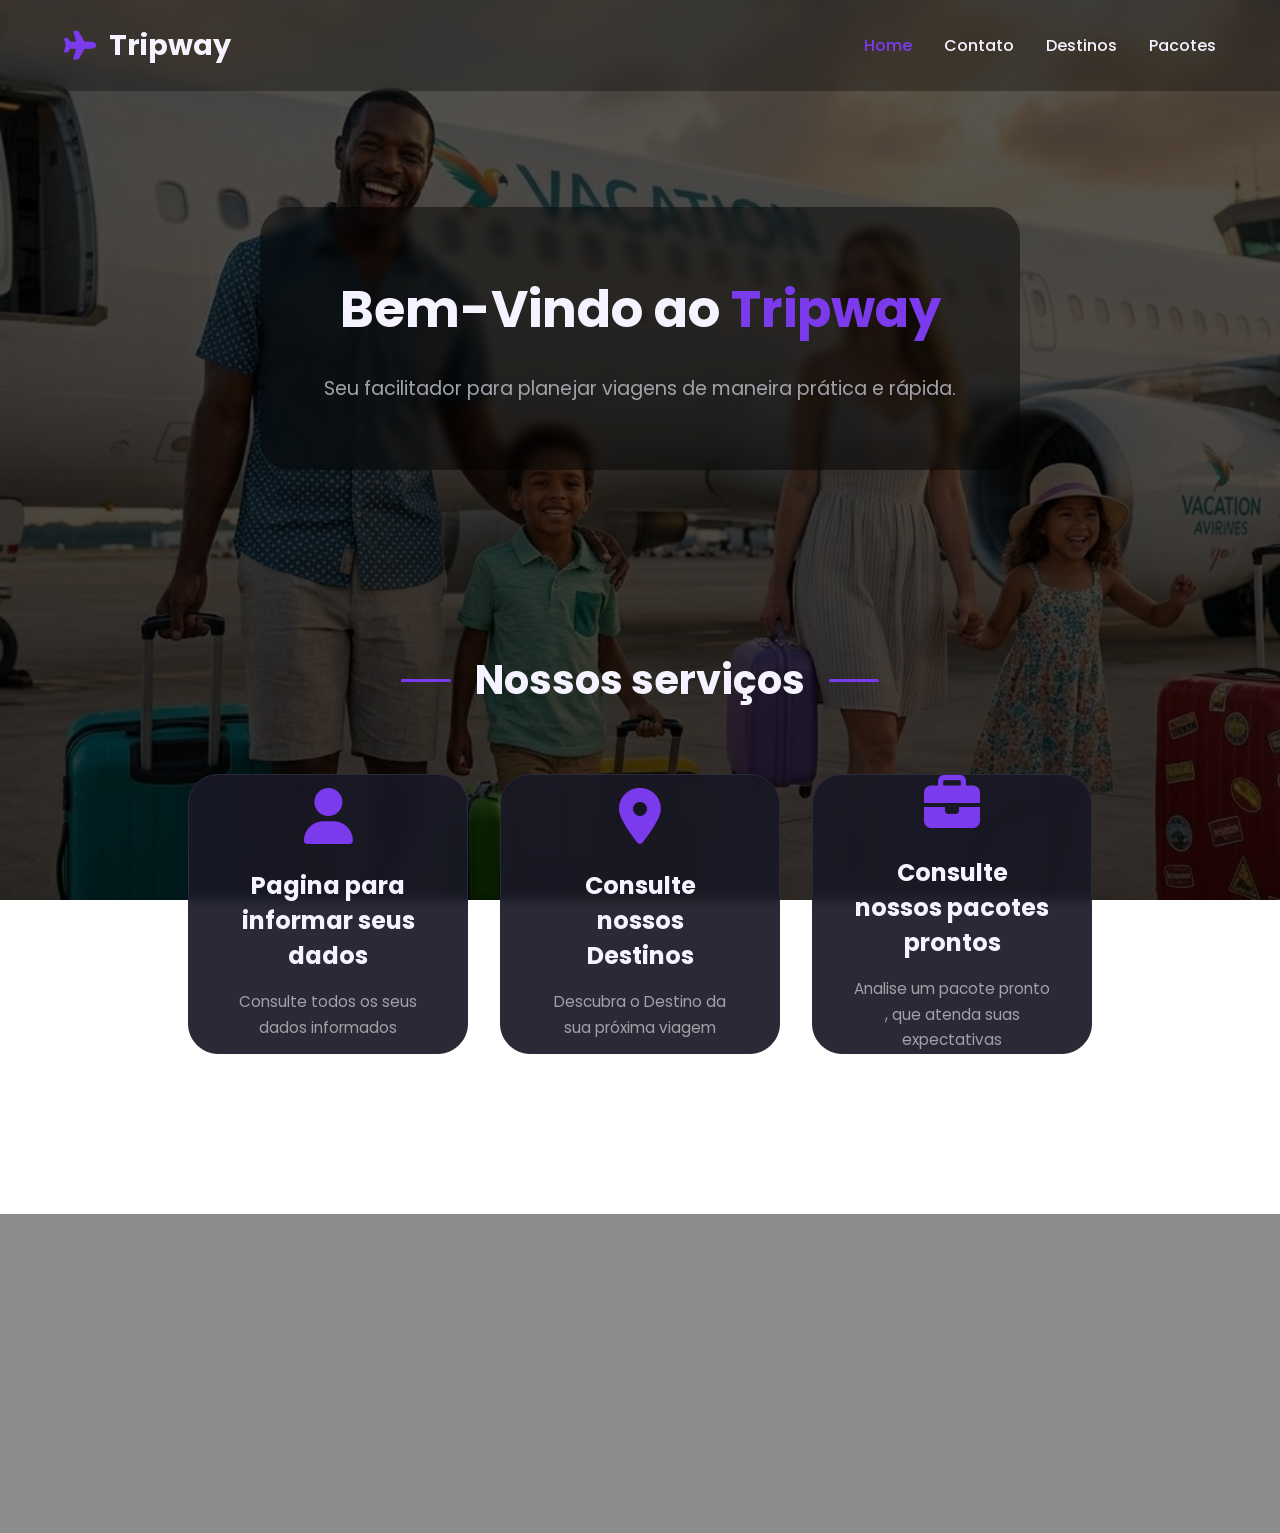
<file: index.html>
<!DOCTYPE html>
<html lang="PT-br">
<head>
    <meta charset="UTF-8">
    <meta name="viewport" content="width=device-width, initial-scale=1.0">
    <link rel="preconnect" href="https://fonts.googleapis.com">
    <link rel="preconnect" href="https://fonts.gstatic.com" crossorigin>
    <link href="https://fonts.googleapis.com/css2?family=Arimo:ital,wght@0,400..700;1,400..700&family=Poppins:ital,wght@0,100;0,200;0,300;0,400;0,500;0,600;0,700;0,800;0,900;1,100;1,200;1,300;1,400;1,500;1,600;1,700;1,800;1,900&display=swap" rel="stylesheet">
    <link rel="stylesheet" href="https://cdnjs.cloudflare.com/ajax/libs/font-awesome/6.5.1/css/all.min.css">
    <link rel="stylesheet" href="css/style.css">
    <title>Tripway</title>

</head>
<body style="font-style: Arimo ">
    <section>
        <nav>
            <a class="logo" href="index.html">
                <i class="fas fa-plane"></i>
                Tripway
            </a>
    

            <ul class="nav-links">
                <li><a  class="nav-link" id="nav-active" href="index.html">Home</a></li>
                <li><a class="nav-link" href="pages/contato.html">Contato</a></li>
                <li><a class="nav-link" href="pages/destinos.html">Destinos</a></li>
                <li><a class="nav-link" href="pages/pacotes.html">Pacotes</a></li>
            </ul>
        </nav>

        <header class="header-container">
            <div class="hero-overlay">
                <h1>Bem-Vindo ao <span>Tripway</span></h1>
                <p>Seu facilitador para planejar viagens de maneira prática e rápida.</p>
            </div>
        </header>

        <main>
            <section class="services-section">

                <div class="section-tittle">

                    <div class="line"></div>
                        <h2>Nossos serviços</h2>
                    <div class="line"></div>

                </div>

                <div class="cards-container">
                    <a class="feature-card" href="pages/contato.html">
                        <i class="fas fa-user"></i>
                        <h3>Pagina para informar seus dados</h3>
                        <p>Consulte todos os seus dados informados</p>
                    </a>

                    <a class="feature-card" href="pages/destinos.html">
                        <i class="fas fa-map-marker-alt"></i>
                        <h3>Consulte nossos Destinos</h3>
                        <p>Descubra o Destino da sua próxima viagem</p>
                    </a>
                    <a class="feature-card" href="pages/pacotes.html">
                        <i class="fas fa-briefcase"></i>
                        <h3>Consulte nossos pacotes prontos</h3>
                        <p>Analise um pacote pronto , que atenda suas expectativas</p>
                    </a>
                </div>
            </section>
        </section>
        <section id="sobre" class="about-section">
            <div class="section-tittle">
                <div class="line"></div>
                <h2>Sobre Nós</h2>
                <div class="line"></div>
            </div>
            <p>
                A Tripway oferece uma ferramenta completa para viagens, podendo escolher seu
                destino e outros serviços tudo em um único lugar , assim otimizando sua viagem.
            </p>

        </section>
 
    </main>
</body>
</html>
</file>
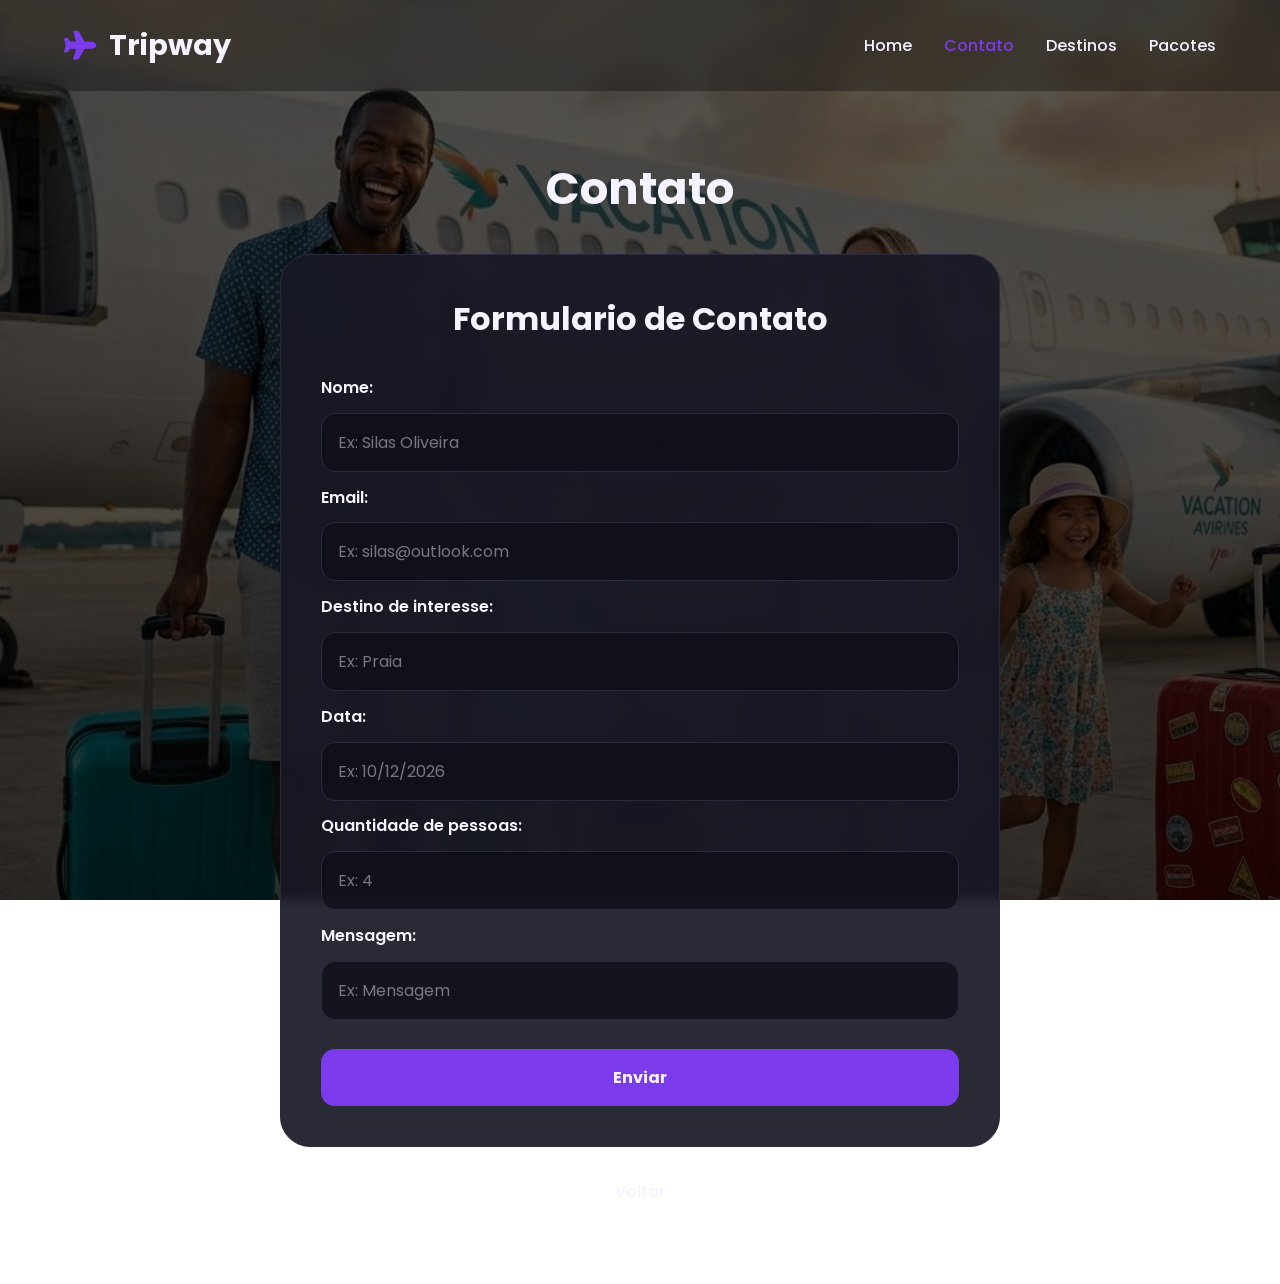
<file: pages/contato.html>
<!DOCTYPE html>
<html lang="pt-BR">
<head>
    <meta charset="UTF-8">
    <meta name="viewport" content="width=device-width, initial-scale=1.0">
    <link rel="preconnect" href="https://fonts.googleapis.com">
    <link rel="preconnect" href="https://fonts.gstatic.com" crossorigin>
    <link href="https://fonts.googleapis.com/css2?family=Arimo:ital,wght@0,400..700;1,400..700&family=Poppins:ital,wght@0,100;0,200;0,300;0,400;0,500;0,600;0,700;0,800;0,900;1,100;1,200;1,300;1,400;1,500;1,600;1,700;1,800;1,900&display=swap" rel="stylesheet">
    <link rel="stylesheet" href="https://cdnjs.cloudflare.com/ajax/libs/font-awesome/6.5.1/css/all.min.css">
    <link rel="stylesheet" href="../css/style.css">
    <link rel="stylesheet" href="../css/contato.css">


    <title>TripWay | Contato</title>  
</head>
<body style="font-style: Arimo;">

     <nav>
    <a class="logo" href="../index.html">
        <i class="fas fa-plane"></i>
        Tripway
    </a>

    <ul class="nav-links">
        <li><a class="nav-link" href="../index.html">Home</a></li>
        <li><a class="nav-link" id="nav-active" href="../pages/contato.html">Contato</a></li>
        <li><a class="nav-link" href="../pages/destinos.html">Destinos</a></li>
        <li><a class="nav-link" href="../pages/pacotes.html">Pacotes</a></li>
    </ul>
</nav>
    
 <main>

    <h1>Contato</h1>
        <section>
            <h2>Formulario de Contato</h2>

            <form>
                  
                <label for="Nome">Nome:</label>
                <input type="text" id="Nome" placeholder="Ex: Silas Oliveira "
                step="any" required>
                <br>
                
                <label for="Email">Email:</label>
                <input type="text" id="Email" placeholder="Ex: silas@outlook.com"
                step="any" required>
                <br>
                
                <label for="Destino de interesse">Destino de interesse:</label>
                <input type="text" id="Destino de interesse" placeholder="Ex: Praia"
                step="any" required>
                  <br>
                <label for="Data">Data:</label>
                <input type="number" id="Data" placeholder="Ex: 10/12/2026" required
                step="any" required>
                  <br>
                

                <label for="Quantidade de pessoas">Quantidade de pessoas:</label>
                <input type="number" id="Quantidade de pessoas" placeholder="Ex: 4" required>
                <br>

                <label for="Mensagem">Mensagem:</label>
                <input type="text" id="Mensagem" placeholder="Ex: Mensagem "
                step="any" required>
                <br>

                <button type="submit">Enviar</button>
            </form>


            
        </section>

        <a href="../index.html">Voltar</a>
    </main>
  

</body>
</html>
</file>
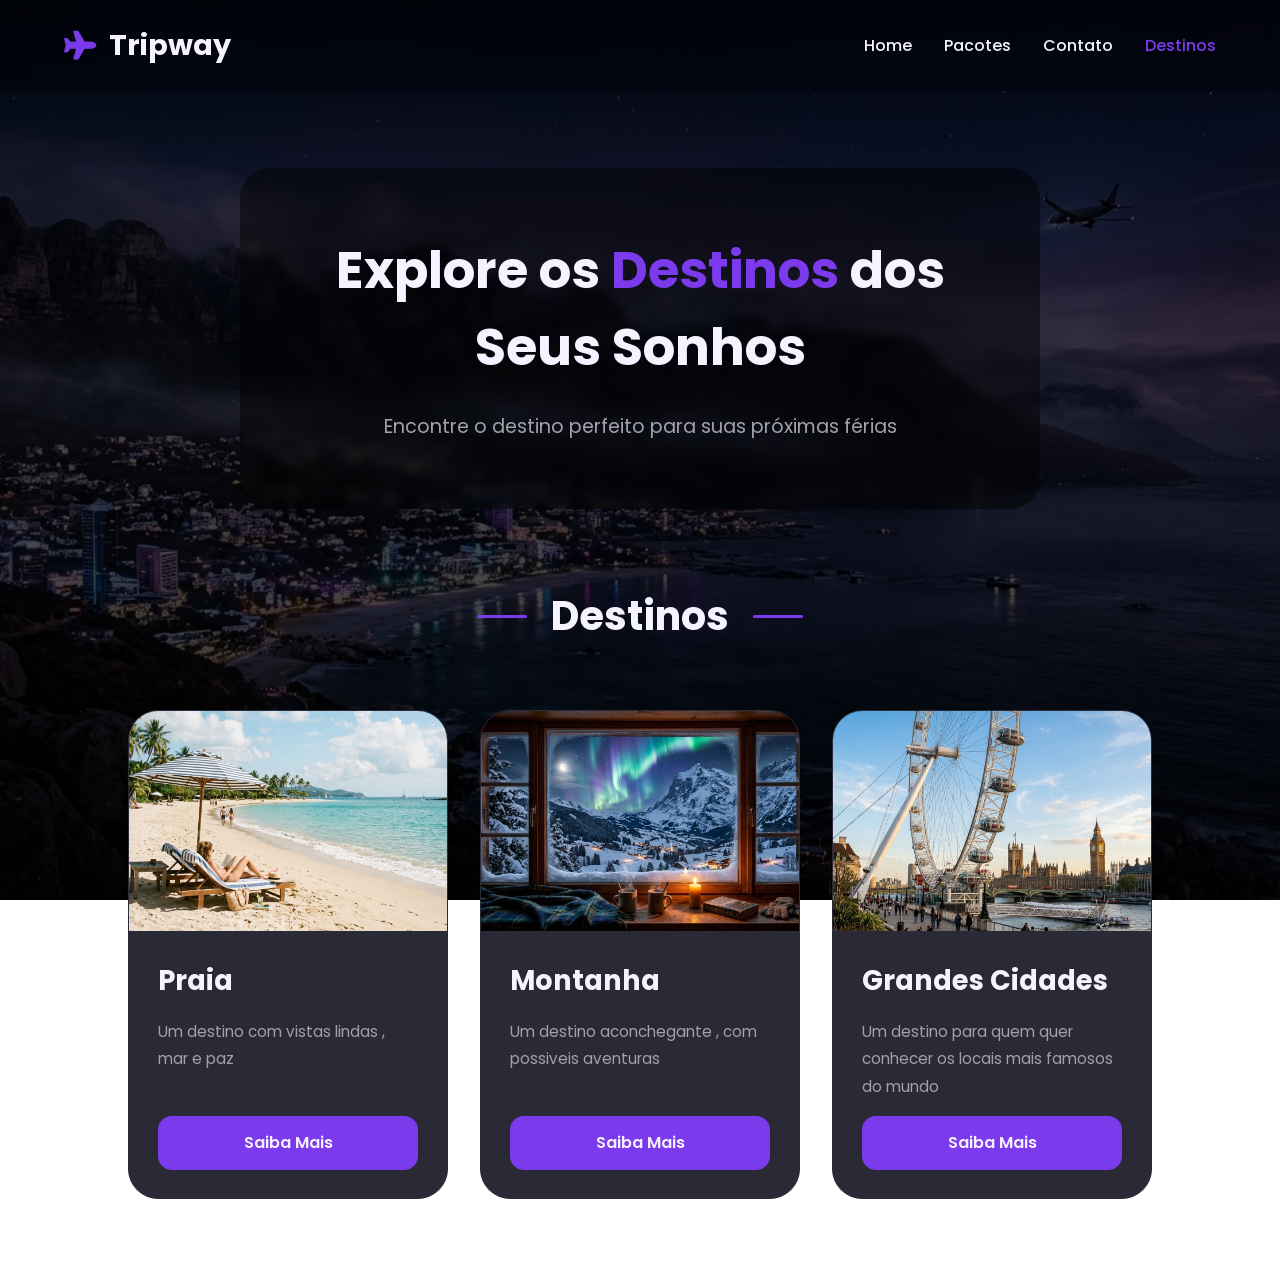
<file: pages/destinos.html>
<!DOCTYPE html>
<html lang="PT-br">
<head>
    <meta charset="UTF-8">
    <meta name="viewport" content="width=device-width, initial-scale=1.0">
    <link rel="preconnect" href="https://fonts.googleapis.com">
    <link rel="preconnect" href="https://fonts.gstatic.com" crossorigin>
    <link href="https://fonts.googleapis.com/css2?family=Arimo:ital,wght@0,400..700;1,400..700&family=Poppins:ital,wght@0,100;0,200;0,300;0,400;0,500;0,600;0,700;0,800;0,900;1,100;1,200;1,300;1,400;1,500;1,600;1,700;1,800;1,900&display=swap" rel="stylesheet">
     <link rel="stylesheet" href="https://cdnjs.cloudflare.com/ajax/libs/font-awesome/6.5.1/css/all.min.css">
    <link rel="stylesheet" href="../css/style.css">
    <link rel="stylesheet" href="../css/destinos.css">
    <title>Tripway | Destinos</title>
</head>
<body style="font-style:Arimo ">
   <nav>

        <a class="logo" href="../index.html"><i class="fas fa-plane"></i>Tripway</a>

        <ul class="nav-links">
            <li><a class="nav-link" href="../index.html">Home</a></li>
            <li><a class="nav-link"  href="../pages/pacotes.html">Pacotes</a></li>
            <li><a class="nav-link" href="../pages/contato.html">Contato</a></li>
            <li><a class="nav-link" id="nav-active" href="../pages/destinos.html">Destinos</a></li>
        </ul>
    </nav>
    <header class="header-container">
        <div class="hero-overlay">
            <h1>Explore os <span>Destinos</span> dos Seus Sonhos</h1>
            <p >Encontre o destino perfeito para suas próximas férias</p>
         </div>

    </header>
    
    <main>
        <section class="destinos-section">
           
                <div class="section-tittle">

                    <div class="line"></div>
                        <h2>Destinos</h2>
                    <div class="line"></div>

                </div>

            
            <div class="destinations-grid">
                <article class="destination-card">
                    <img src="../images/praia.jpg" alt="Imagem de Praia calma e pacifica" class="destination-image">
                    <div class="destination-content">
                        <h3>Praia</h3>
                        <p>Um destino com vistas lindas , mar e paz</p>
                        <a href="../pages/pacotes.html" class="destination-btn">Saiba Mais</a>
                    </div>
                </article>
                <article class="destination-card">
                    <img src="../images/montanha.jpg" alt="Vista dentro de uma chale para uma montanha de neve" class="destination-image">
                    <div class="destination-content">
                        <h3>Montanha</h3>
                        <p>Um destino aconchegante , com possiveis aventuras</p>
                        <a href="../pages/pacotes.html" class="destination-btn">Saiba Mais</a>
                    </div>
                </article>
                <article class="destination-card">
                    <img src="../images/bigCities.jpg" alt="imagem de cidades famosas" class="destination-image">
                    <div class="destination-content">
                        <h3>Grandes Cidades</h3>
                        <p>Um destino para quem quer conhecer os locais mais famosos do mundo</p>
                        <a href="../pages/pacotes.html" class="destination-btn">Saiba Mais</a>
                    </div>
                </article>
                    

                </article>

            </div>

        </section>
    </main>
</body>
</html>
</file>
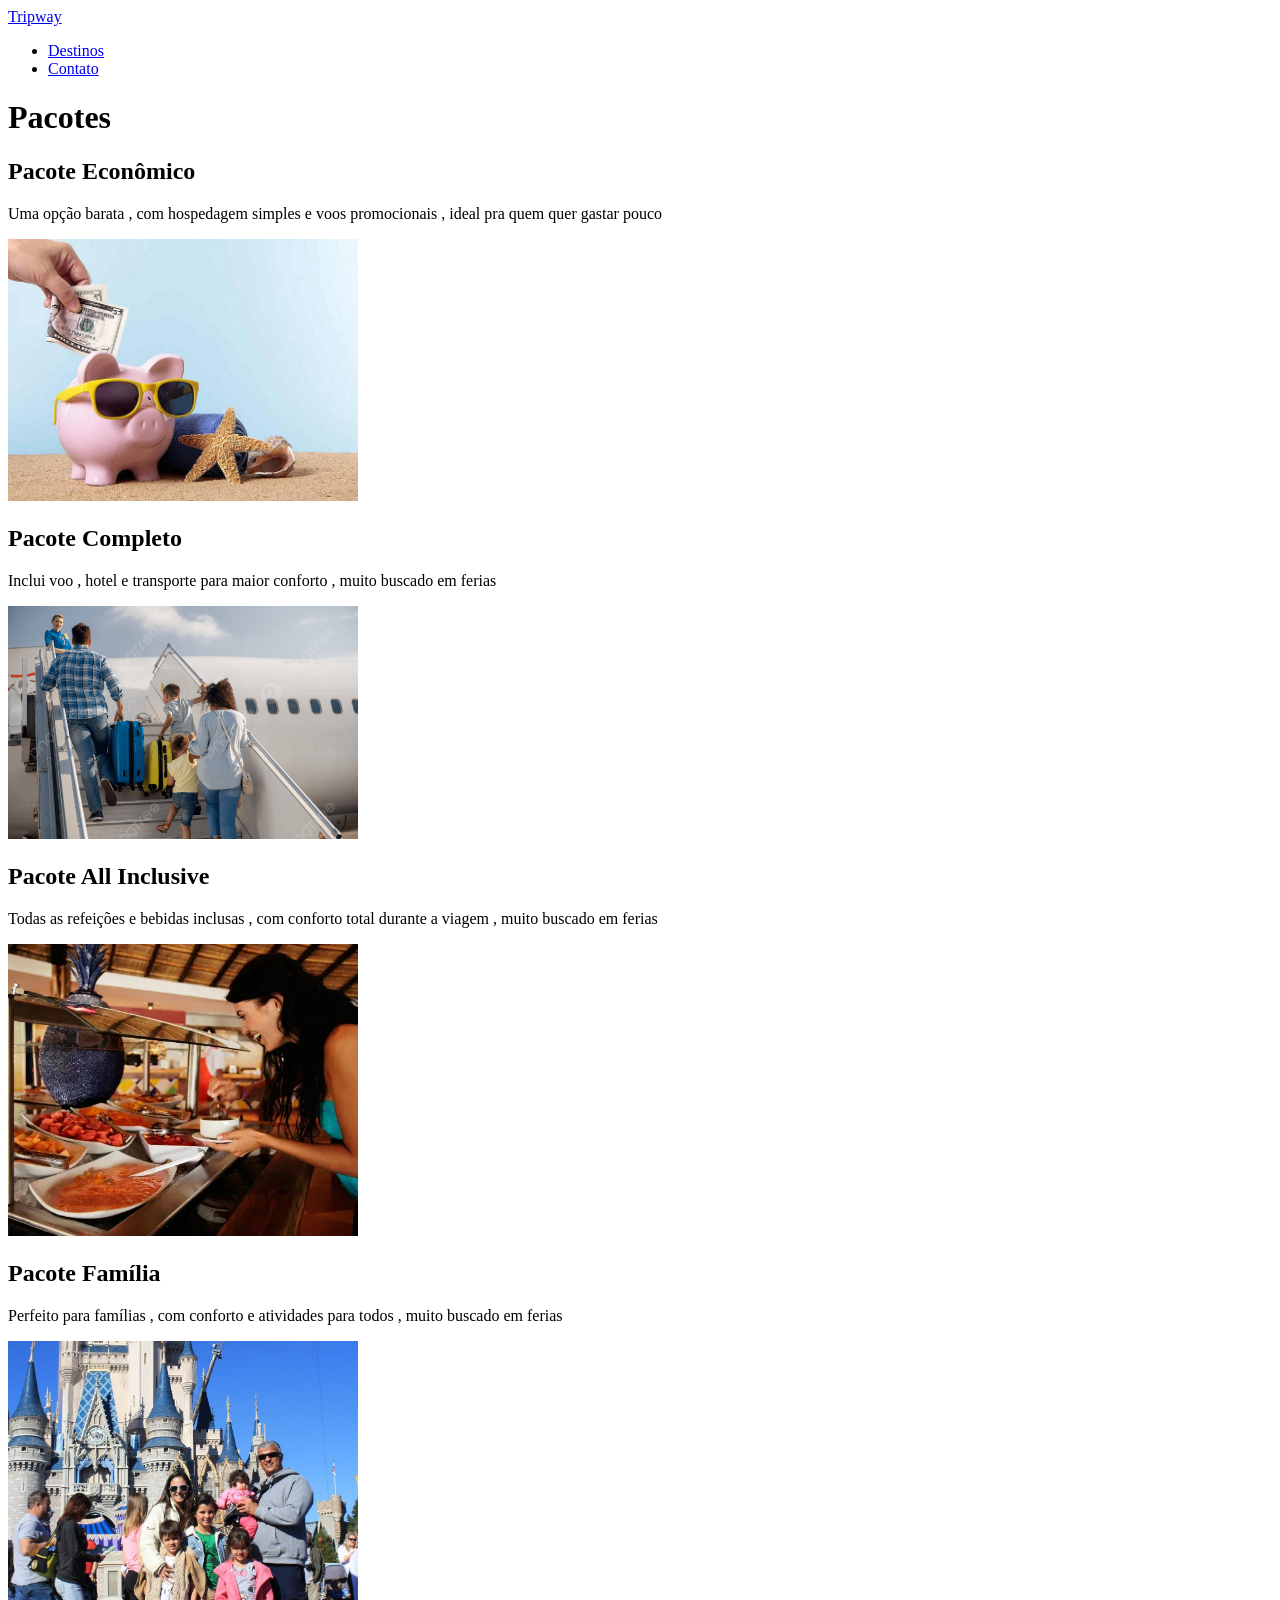
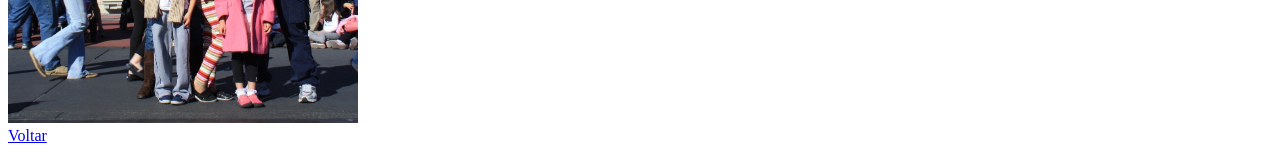
<file: pages/pacotes.html>
<!DOCTYPE html>
<html lang="PT-br">
<head>
    <meta charset="UTF-8">
    <meta name="viewport" content="width=device-width, initial-scale=1.0">
    <link rel="preconnect" href="https://fonts.googleapis.com">
    <link rel="preconnect" href="https://fonts.gstatic.com" crossorigin>
    <link href="https://fonts.googleapis.com/css2?family=Arimo:ital,wght@0,400..700;1,400..700&family=Poppins:ital,wght@0,100;0,200;0,300;0,400;0,500;0,600;0,700;0,800;0,900;1,100;1,200;1,300;1,400;1,500;1,600;1,700;1,800;1,900&display=swap" rel="stylesheet">
    <title>Tripway | Pacotes</title>
</head>
<body style="font-style:Arimo ">


   <nav>
        <a href="../index.html">Tripway</a>

        <ul>
            <li><a href="../pages/destinos.html">Destinos</a></li>            
            <li><a href="../pages/Contato.html">Contato</a></li>
            
        </ul>
    </nav>

<main>

<h1>Pacotes</h1>
     
        <section>

            <h2>Pacote Econômico</h2>
          <p>Uma opção barata , com hospedagem simples e voos promocionais , ideal pra quem quer gastar pouco</p>
          <img src="../images/porquinho.jpg" alt="imagem de um cofrinho" width="350">

           <h2>Pacote Completo</h2>
           <p>Inclui voo , hotel e transporte para maior conforto , muito buscado em ferias</p>
          <img src="../images/pacote-completo.jpg" alt="imagem de familia com pacote completo" width="350">


          <h2>Pacote All Inclusive</h2>
          <p>Todas as refeições e bebidas inclusas , com conforto total durante a viagem , muito buscado em ferias</p>
          <img src="../images/buffet-todo-incluido.webp" alt="foto all inclusive " width="350">

          <h2>Pacote Família</h2>
          <p>Perfeito para famílias , com conforto e atividades para todos , muito buscado em ferias</p>
          <img src="../images/familia2.jpg" alt="imagem de uma familia" width="350">
          
             
          

          </section>
        <a href="../index.html">Voltar</a>

</main>

</body>
</html>
</file>
<file: css/style.css>
:root{
    --primary-color:#7c3aed;
    --secondary-color:#1e1b2e;
    --primary-dark:#5b21b6;
    --background-color:#0f0f1a;
    --card-color:#181825;
    --muted-color:#a1a1aa;
    --border-color:#2a2a3d;
    --text-color:#f5f3ff;
}

*{
    margin:0;
    padding:0;
    box-sizing:border-box;
}

html{
    scroll-behavior:smooth;
}

body{
    font-family:"Poppins",sans-serif;
    background-image:
    linear-gradient(
        rgba(0,0,0,0.65),
        rgba(0,0,0,0.75)
    ),
    url("../images/background.jpg");
    background-size:cover;
    background-position:center;
    background-repeat:no-repeat;
    background-attachment:fixed;
    color:var(--text-color);
}

nav{
    display:flex;
    justify-content:space-between;
    align-items:center;
    padding:1.5rem 5%;
    background-color:rgba(0,0,0,0.3);
    backdrop-filter:blur(10px);
    position:sticky;
    top:0;
    z-index:999;
}

.logo{
    display:flex;
    align-items:center;
    gap:.8rem;
    font-size:1.8rem;
    font-weight:700;
    color:var(--text-color);
    text-decoration:none;
}

.logo i{
    color:var(--primary-color);
}

.nav-links{
    display:flex;
    list-style:none;
    gap:2rem;
}

.nav-link{
    color:var(--text-color);
    text-decoration:none;
    transition:.3s;
    font-weight:500;
}

.nav-link:hover{
    color:var(--primary-color);
}

#nav-active{
    color:var(--primary-color);
}

.header-container{
    min-height:55vh;
    display:flex;
    justify-content:center;
    align-items:center;
    text-align:center;
    padding:2rem;
}

.hero-overlay{
    background-color:rgba(0,0,0,0.45);
    padding:4rem;
    border-radius:30px;
    max-width:800px;
    backdrop-filter:blur(5px);
}

.hero-overlay h1{
    font-size:3.2rem;
    margin-bottom:1.5rem;
    font-weight:700;
    color:var(--text-color);
}

.hero-overlay span{
    color:var(--primary-color);
}

.hero-overlay p{
    font-size:1.2rem;
    color:var(--muted-color);
    line-height:1.8;
}

main{
    width:100%;
    max-width:1400px;
    margin:auto;
    padding:0 3rem 5rem;
}

.services-section{
    display: flex;
    flex-direction: column;
    align-items: center;
    margin-top: 4rem;
}



.cards-container{
    display:flex;
    justify-content:center;
    align-items:stretch;
    gap:2rem;
    flex-wrap:wrap;
}

.feature-card{
    width:280px;
    height:280px;
    background-color:rgba(24,24,37,0.92);
    border:1px solid var(--border-color);
    border-radius:30px;
    padding:2.5rem;
    display:flex;
    flex-direction:column;
    justify-content:center;
    align-items:center;
    text-align:center;
    text-decoration:none;
    color:var(--text-color);
    transition:.3s;
    backdrop-filter:blur(6px);
}

.feature-card:hover{
    transform:translateY(-8px);
    border-color:var(--primary-color);
    box-shadow:0 15px 35px rgba(124,58,237,0.2);
}

.feature-card i{
    font-size:3.5rem;
    color:var(--primary-color);
    margin-bottom:1.5rem;
}

.feature-card h3{
    font-size:1.5rem;
    margin-bottom:1rem;
}

.feature-card p{
    color:var(--muted-color);
    line-height:1.7;
    font-size:.95rem;
}

.about-section{
    margin-top:5rem;
    background-color:rgba(0,0,0,0.45);
    padding:3rem;
    border-radius:30px;
    text-align:center;
    backdrop-filter:blur(5px);
}

.about-section h2{
    font-size:2.5rem;
    margin-bottom:2rem;
}

.about-section p{
    color:var(--muted-color);
    line-height:2;
    font-size:1.05rem;
}

footer{
    margin-top:5rem;
    padding:2rem;
    text-align:center;
    color:var(--muted-color);
    border-top:1px solid rgba(255,255,255,0.08);
}

@media(max-width:768px){

    nav{
        flex-direction:column;
        gap:1rem;
    }

    .nav-links{
        gap:1rem;
    }

    .hero-overlay{
        padding:2rem;
    }

    .hero-overlay h1{
        font-size:2.3rem;
    }

    .cards-container{
        flex-direction:column;
        align-items:center;
    }

    .feature-card{
        width:100%;
        max-width:320px;
    }

}
.section-tittle{
    display:flex;
    justify-content:center;
    align-items:center;
    gap: 1.5rem;
    margin-bottom:4rem;
}
.section-tittle h2{
    font-size:2.5rem;
    font-weight: 700;
}
.line{
    width:50px;
    height:3px;
    background-color:var(--primary-color);
    border-radius:999px;
}
</file>
<file: css/contato.css>
main{
    margin-top:4rem;
}

main h1{
    text-align:center;
    font-size:2.8rem;
    margin-bottom:2rem;
}

main section{
    max-width:720px;
    margin:0 auto;
    padding:2.5rem;
    background-color:rgba(24,24,37,0.92);
    border:1px solid var(--border-color);
    border-radius:30px;
    backdrop-filter:blur(6px);
}

main section h2{
    text-align:center;
    font-size:2rem;
    margin-bottom:2rem;
}

form{
    display:flex;
    flex-direction:column;
    gap:.8rem;
}

form br{
    display:none;
}

label{
    font-weight:600;
}

input{
    width:100%;
    padding:1rem;
    border:1px solid var(--border-color);
    border-radius:14px;
    background-color:rgba(15,15,26,0.82);
    color:var(--text-color);
    font-family:"Poppins",sans-serif;
    font-size:1rem;
    outline:none;
}

input::placeholder{
    color:rgba(245,243,255,0.45);
}

input:focus{
    border-color:var(--primary-color);
}

button{
    margin-top:1rem;
    padding:1rem;
    border:none;
    border-radius:14px;
    background-color:var(--primary-color);
    color:var(--text-color);
    font-family:"Poppins",sans-serif;
    font-size:1rem;
    font-weight:700;
    cursor:pointer;
    transition:.3s;
}

button:hover{
    background-color:var(--primary-dark);
}

main > a{
    display:block;
    width:max-content;
    margin:2rem auto 0;
    color:var(--text-color);
    text-decoration:none;
    font-weight:600;
}

main > a:hover{
    color:var(--primary-color);
}

@media(max-width:768px){

    main{
        padding:0 1.2rem 4rem;
    }

    main section{
        padding:1.5rem;
    }

}
</file>
<file: css/destinos.css>
body{
    background-image:
    linear-gradient(
        rgba(0,0,0,0.65),
        rgba(0,0,0,0.75)
    ),
    url("../images/destino.jpg");
    background-size: cover;
    background-position: center;
    background-repeat: no-repeat;
    background-attachment: fixed;
}



.destinations-section{
    margin-top:4rem;
}

.destinations-grid{
    display:flex;
    justify-content:center;
    align-items:stretch;
    gap:2rem;
    flex-wrap:wrap;
}

.destination-card{
    width:320px;
    min-height:430px;
    background-color:rgba(24,24,37,0.92);
    border:1px solid var(--border-color);
    border-radius:30px;
    overflow:hidden;
    backdrop-filter:blur(6px);
    transition:.4s;
    display:flex;
    flex-direction:column;
}

.destination-card:hover{
    transform:translateY(-12px) scale(1.02);
    border-color:var(--primary-color);
    box-shadow:0 20px 40px rgba(124,58,237,0.25);
}

.destination-image{
    width:100%;
    height:220px;
    object-fit:cover;
    transition:.5s;
}

.destination-card:hover .destination-image{
    transform:scale(1.05);
}

.destination-content{
    padding:1.8rem;
    display:flex;
    flex-direction:column;
    gap:1rem;
    flex:1;
}

.destination-content h3{
    font-size:1.7rem;
    color:var(--text-color);
}

.destination-content p{
    color:var(--muted-color);
    line-height:1.8;
    font-size:.95rem;
}

.destination-btn{
    margin-top:auto;
    padding:.9rem 1.2rem;
    background-color:var(--primary-color);
    color:var(--text-color);
    text-decoration:none;
    border-radius:14px;
    font-weight:600;
    text-align:center;
    transition:.3s;
}

.destination-btn:hover{
    background-color:var(--primary-dark);
}

@media(max-width:768px){

    .destinations-grid{
        flex-direction:column;
        align-items:center;
    }

    .destination-card{
        width:100%;
        max-width:350px;
    }

}
</file>
